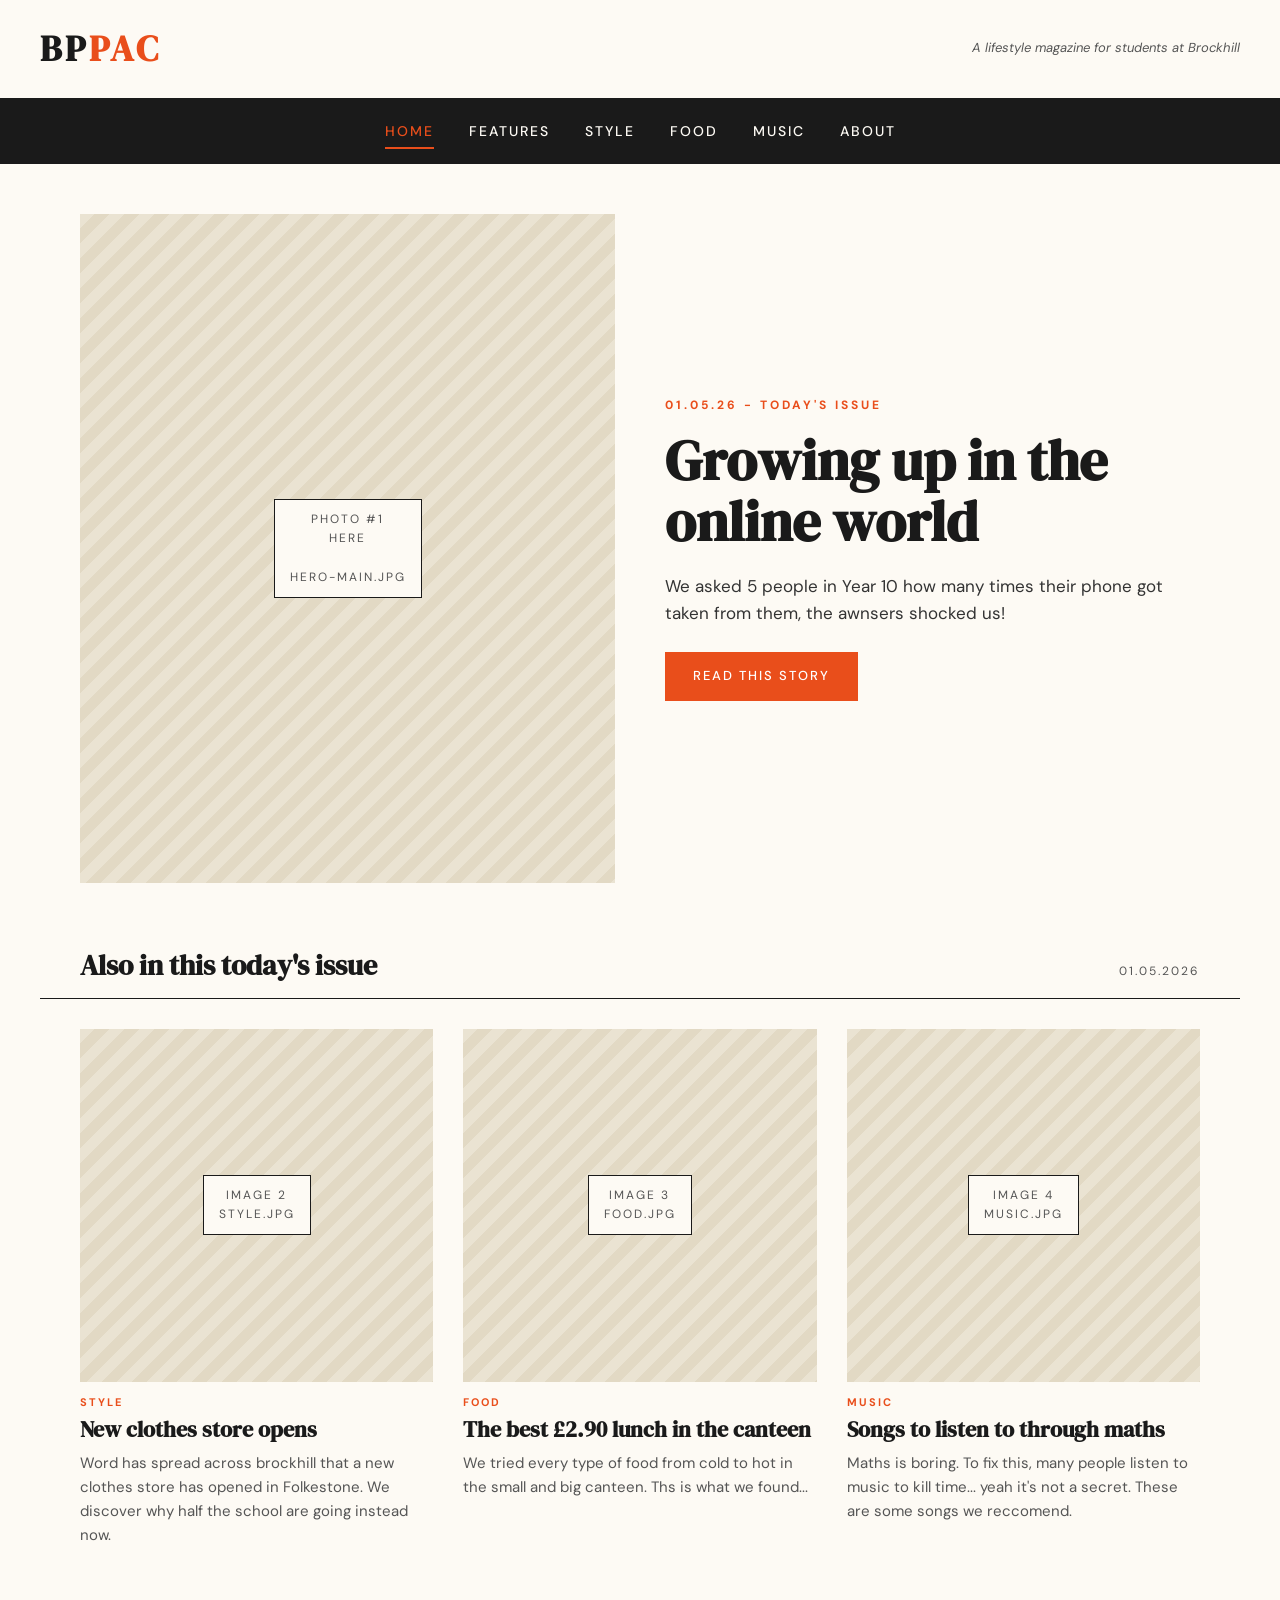
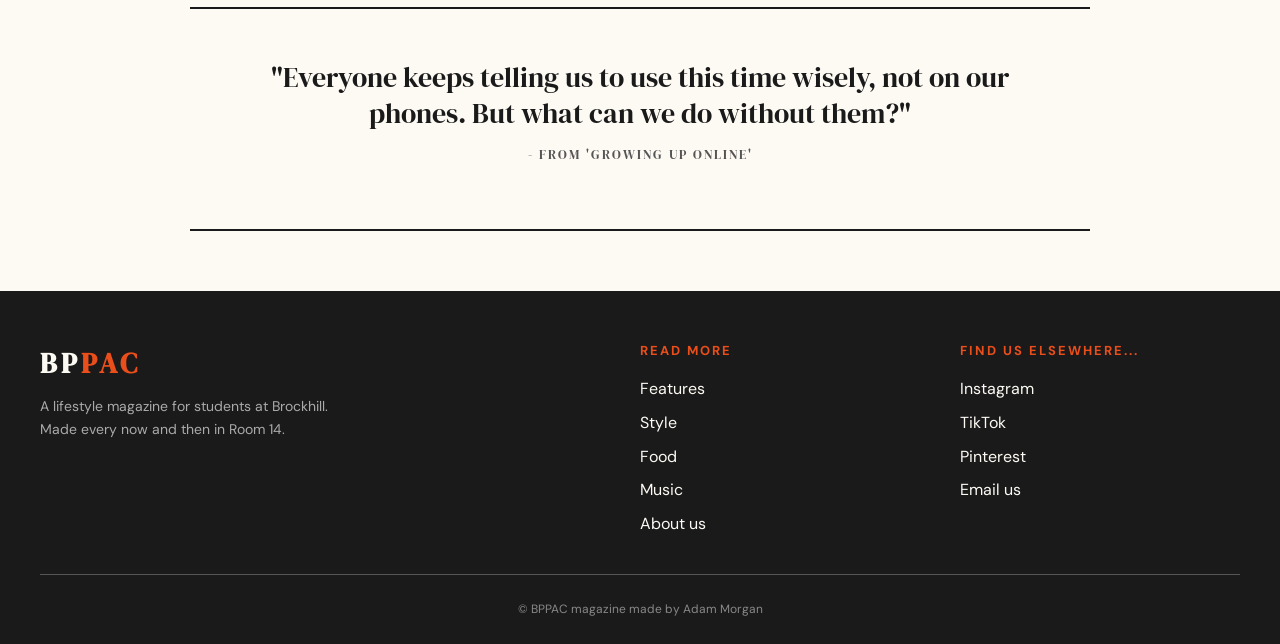
<file: index.html>
<!DOCTYPE html>
<html lang="en">
<head>
<meta charset="UTF-8">
<title>BPPAC Magazine - Home</title>
<meta name="viewport" content="width=device-width, initial-scale=1.0">

<link href="https://fonts.googleapis.com/css2?family=DM+Serif+Display&family=DM+Sans:wght@400;500;700&display=swap" rel="stylesheet">

<link rel="stylesheet" href="styles.css">

</head>
<body>


<!-- the header part with the logo -->

<header>
    <div>
        <h1 class="logo">BP<span>PAC</span></h1>
    </div>
    <p class="tagline">A lifestyle magazine for students at Brockhill</p>
</header>


<!-- nav bar -->

<nav>
    <a href="index.html" class="current">Home</a>
    <a href="features.html">Features</a>
    <a href="style.html">Style</a>
    <a href="food.html">Food</a>
    <a href="music.html">Music</a>
    <a href="about.html">About</a>
</nav>


<!-- hero story -->

<section class="hero">

    <div class="hero-image">
        <!-- IMAGE 1: main photo, needs a person in it, 4:5 ratio -->
        <div class="placeholder"><span>photo #1<br>here<br><br>hero-main.jpg</span></div>
    </div>

    <div class="hero-text">
        <p class="label">01.05.26 - Today's issue</p>
        <h1>Growing up in the online world</h1>
        <p>We asked 5 people in Year 10 how many times their phone got taken from them, the awnsers shocked us!</p>
        <a href="features.html" class="read-btn">Read this story</a>
    </div>

</section>


<!-- more articles section -->

<div class="section-title">
    <h2>Also in this today's issue</h2>
    <span>01.05.2026</span>
</div>

<div class="article-grid">

    <a href="style.html" class="article-card">
        <div class="card-image">
            <div class="placeholder"><span>image 2<br>style.jpg</span></div>
        </div>
        <p class="card-label">Style</p>
        <h3>New clothes store opens</h3>
        <p>Word has spread across brockhill that a new clothes store has opened in Folkestone. We discover why half the school are going instead now.</p>
    </a>

    <a href="food.html" class="article-card">
        <div class="card-image">
            <div class="placeholder"><span>image 3<br>food.jpg</span></div>
        </div>
        <p class="card-label">Food</p>
        <h3>The best £2.90 lunch in the canteen</h3>
        <p>We tried every type of food from cold to hot in the small and big canteen. Ths is what we found...</p>
    </a>

    <a href="music.html" class="article-card">
        <div class="card-image">
            <div class="placeholder"><span>image 4<br>music.jpg</span></div>
        </div>
        <p class="card-label">Music</p>
        <h3>Songs to listen to through maths</h3>
        <p>Maths is boring. To fix this, many people listen to music to kill time... yeah it's not a secret. These are some songs we reccomend.</p>
    </a>

</div>


<!-- pull quote thing -->

<div class="quote-box">
    <p>"Everyone keeps telling us to use this time wisely, not on our phones. But what can we do without them?"</p>
    <p class="quote-author">- From 'Growing up online'</p>
</div>


<!-- footer -->

<footer>
    <div class="footer-top">

        <div class="footer-brand">
            <h1 class="logo" style="font-size: 28px;">BP<span>PAC</span></h1>
            <p>A lifestyle magazine for students at Brockhill. Made every now and then in Room 14.</p>
        </div>

        <div>
            <h4>Read more</h4>
            <ul>
                <li><a href="features.html">Features</a></li>
                <li><a href="style.html">Style</a></li>
                <li><a href="food.html">Food</a></li>
                <li><a href="music.html">Music</a></li>
                <li><a href="about.html">About us</a></li>
            </ul>
        </div>

        <div>
            <h4>Find us elsewhere...</h4>
            <ul>
                <li><a href="#">Instagram</a></li>
                <li><a href="#">TikTok</a></li>
                <li><a href="#">Pinterest</a></li>
                <li><a href="#">Email us</a></li>
            </ul>
        </div>

    </div>

    <div class="footer-bottom">
        <p>&copy; BPPAC magazine made by Adam Morgan</p>
    </div>
</footer>


</body>
</html>
</file>
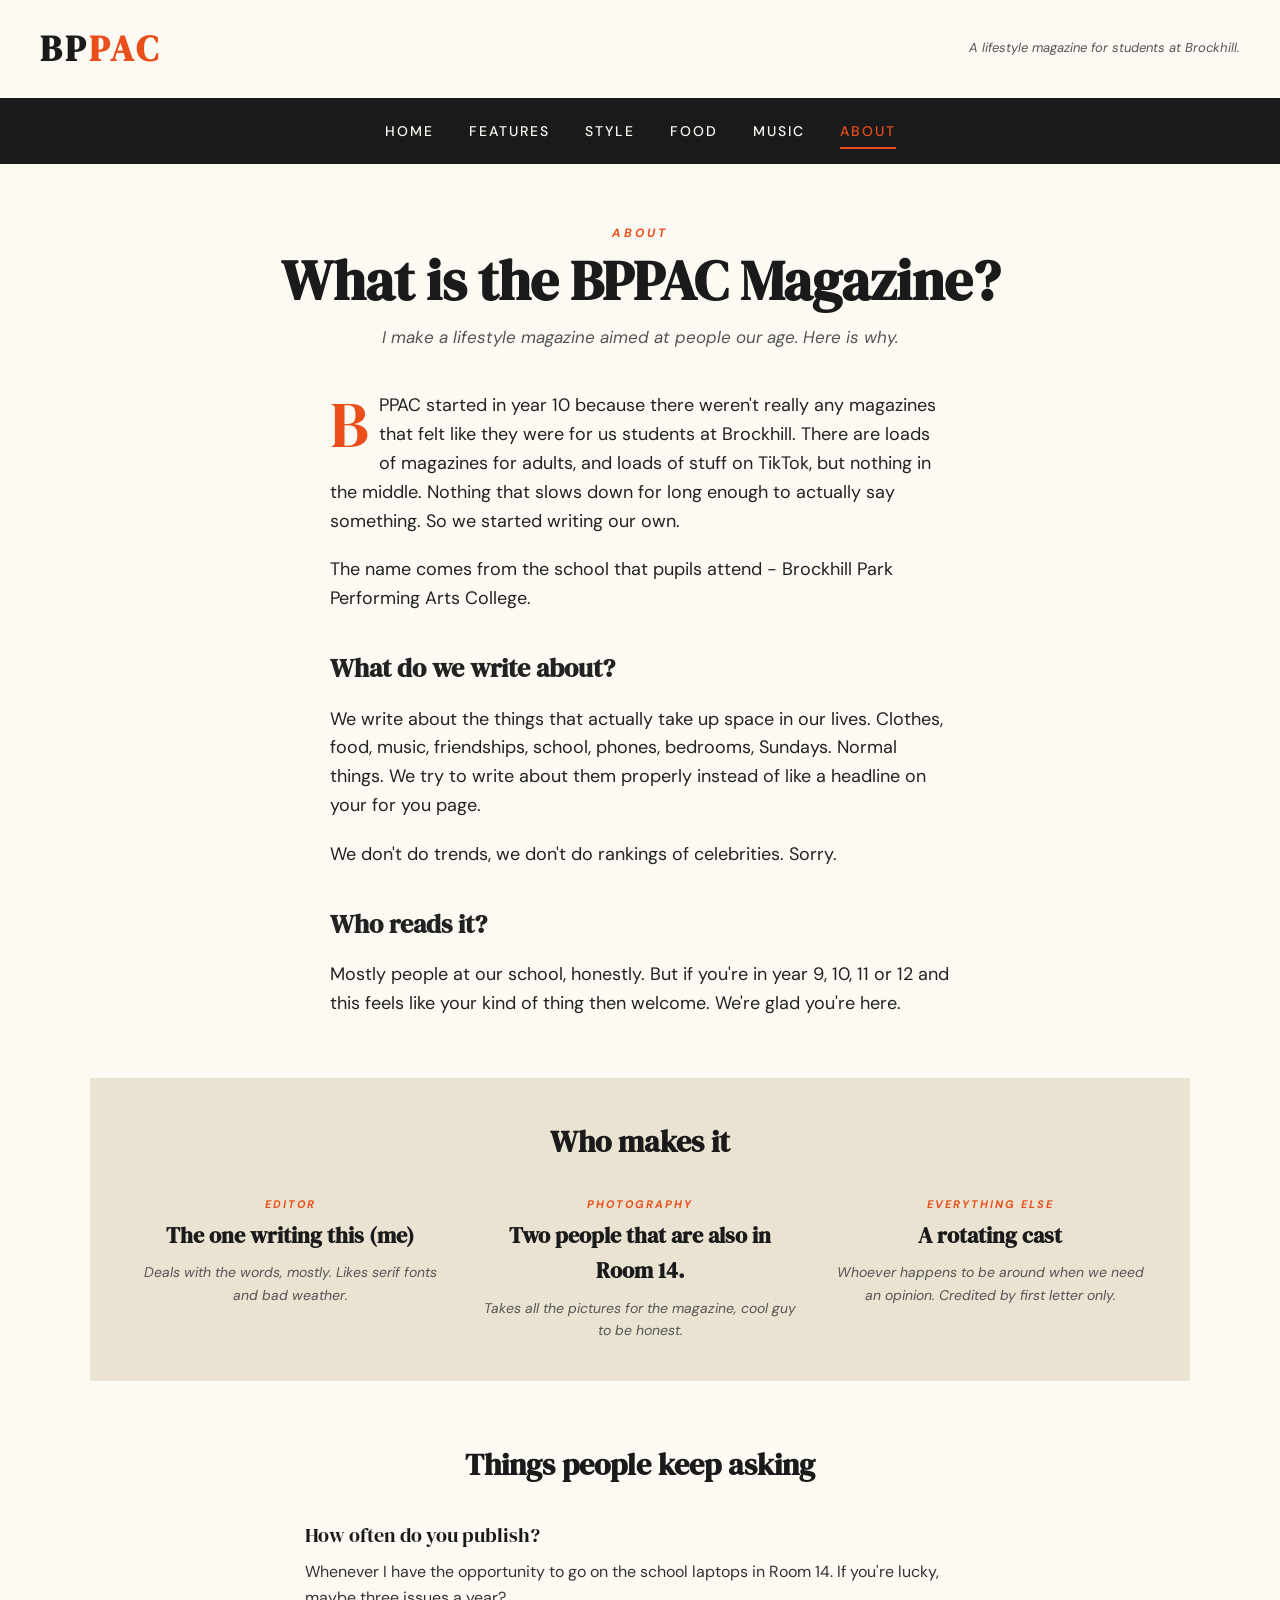
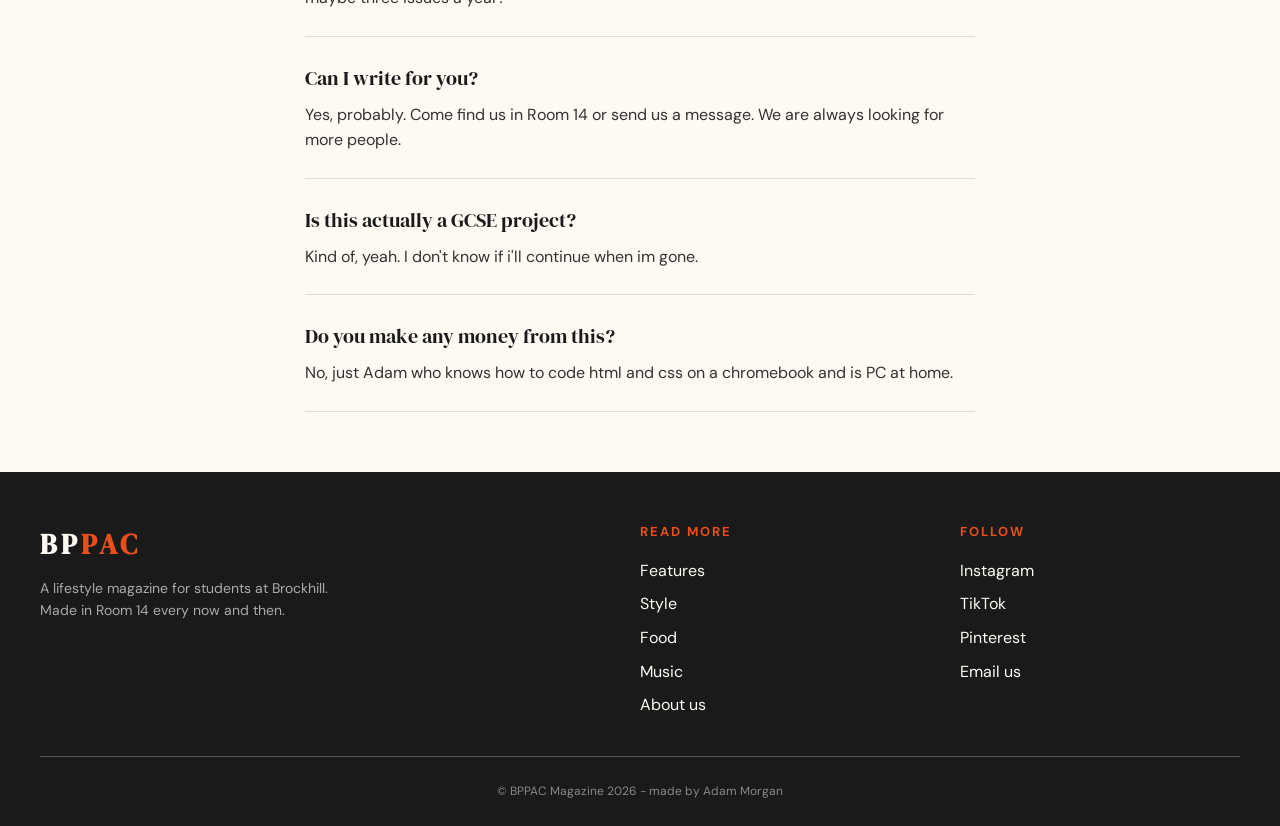
<file: about.html>
<!DOCTYPE html>
<html lang="en">
<head>
<meta charset="UTF-8">
<title>About - BPPAC Magazine</title>
<meta name="viewport" content="width=device-width, initial-scale=1.0">

<link href="https://fonts.googleapis.com/css2?family=DM+Serif+Display&family=DM+Sans:wght@400;500;700&display=swap" rel="stylesheet">

<link rel="stylesheet" href="styles.css">

</head>
<body>


<header>
    <div><h1 class="logo">BP<span>PAC</span></h1></div>
    <p class="tagline">A lifestyle magazine for students at Brockhill.</p>
</header>


<nav>
    <a href="index.html">Home</a>
    <a href="features.html">Features</a>
    <a href="style.html">Style</a>
    <a href="food.html">Food</a>
    <a href="music.html">Music</a>
    <a href="about.html" class="current">About</a>
</nav>


<div class="page-head">
    <p class="label">About</p>
    <h1>What is the BPPAC Magazine?</h1>
    <p>I make a lifestyle magazine aimed at people our age. Here is why.</p>
</div>


<div class="about-text">

    <p class="first-p">BPPAC started in year 10 because there weren't really any magazines that felt like they were for us students at Brockhill. There are loads of magazines for adults, and loads of stuff on TikTok, but nothing in the middle. Nothing that slows down for long enough to actually say something. So we started writing our own.</p>

    <p>The name comes from the school that pupils attend - Brockhill Park Performing Arts College.</p>

    <h2>What do we write about?</h2>

    <p>We write about the things that actually take up space in our lives. Clothes, food, music, friendships, school, phones, bedrooms, Sundays. Normal things. We try to write about them properly instead of like a headline on your for you page.</p>
    
    <p>We don't do trends, we don't do rankings of celebrities. Sorry.</p>

    <h2>Who reads it?</h2>

    <p>Mostly people at our school, honestly. But if you're in year 9, 10, 11 or 12 and this feels like your kind of thing then welcome. We're glad you're here.</p>

</div>


<div class="team">
    <h2>Who makes it</h2>

    <div class="team-grid">

        <div class="team-member">
            <p class="role">Editor</p>
            <h3>The one writing this (me)</h3>
            <p>Deals with the words, mostly. Likes serif fonts and bad weather.</p>
        </div>

        <div class="team-member">
            <p class="role">Photography</p>
            <h3>Two people that are also in Room 14.</h3>
            <p>Takes all the pictures for the magazine, cool guy to be honest.</p>
        </div>

        <div class="team-member">
            <p class="role">Everything else</p>
            <h3>A rotating cast</h3>
            <p>Whoever happens to be around when we need an opinion. Credited by first letter only.</p>
        </div>

    </div>
</div>


<div class="faq">
    <h2>Things people keep asking</h2>

    <div class="faq-item">
        <p class="question">How often do you publish?</p>
        <p class="answer">Whenever I have the opportunity to go on the school laptops in Room 14. If you're lucky, maybe three issues a year?</p>
    </div>

    <div class="faq-item">
        <p class="question">Can I write for you?</p>
        <p class="answer">Yes, probably. Come find us in Room 14 or send us a message. We are always looking for more people.</p>
    </div>

    <div class="faq-item">
        <p class="question">Is this actually a GCSE project?</p>
        <p class="answer">Kind of, yeah. I don't know if i'll continue when im gone.</p>
    </div>

    <div class="faq-item">
        <p class="question">Do you make any money from this?</p>
        <p class="answer">No, just Adam who knows how to code html and css on a chromebook and is PC at home.</p>
    </div>

</div>


<footer>
    <div class="footer-top">
        <div class="footer-brand">
            <h1 class="logo" style="font-size: 28px;">BP<span>PAC</span></h1>
            <p>A lifestyle magazine for students at Brockhill. Made in Room 14 every now and then.</p>
        </div>
        <div>
            <h4>Read more</h4>
            <ul>
                <li><a href="features.html">Features</a></li>
                <li><a href="style.html">Style</a></li>
                <li><a href="food.html">Food</a></li>
                <li><a href="music.html">Music</a></li>
                <li><a href="about.html">About us</a></li>
            </ul>
        </div>
        <div>
            <h4>Follow</h4>
            <ul>
                <li><a href="#">Instagram</a></li>
                <li><a href="#">TikTok</a></li>
                <li><a href="#">Pinterest</a></li>
                <li><a href="#">Email us</a></li>
            </ul>
        </div>
    </div>
    <div class="footer-bottom">
        <p>&copy; BPPAC Magazine 2026 - made by Adam Morgan</p>
    </div>
</footer>


</body>
</html>
</file>
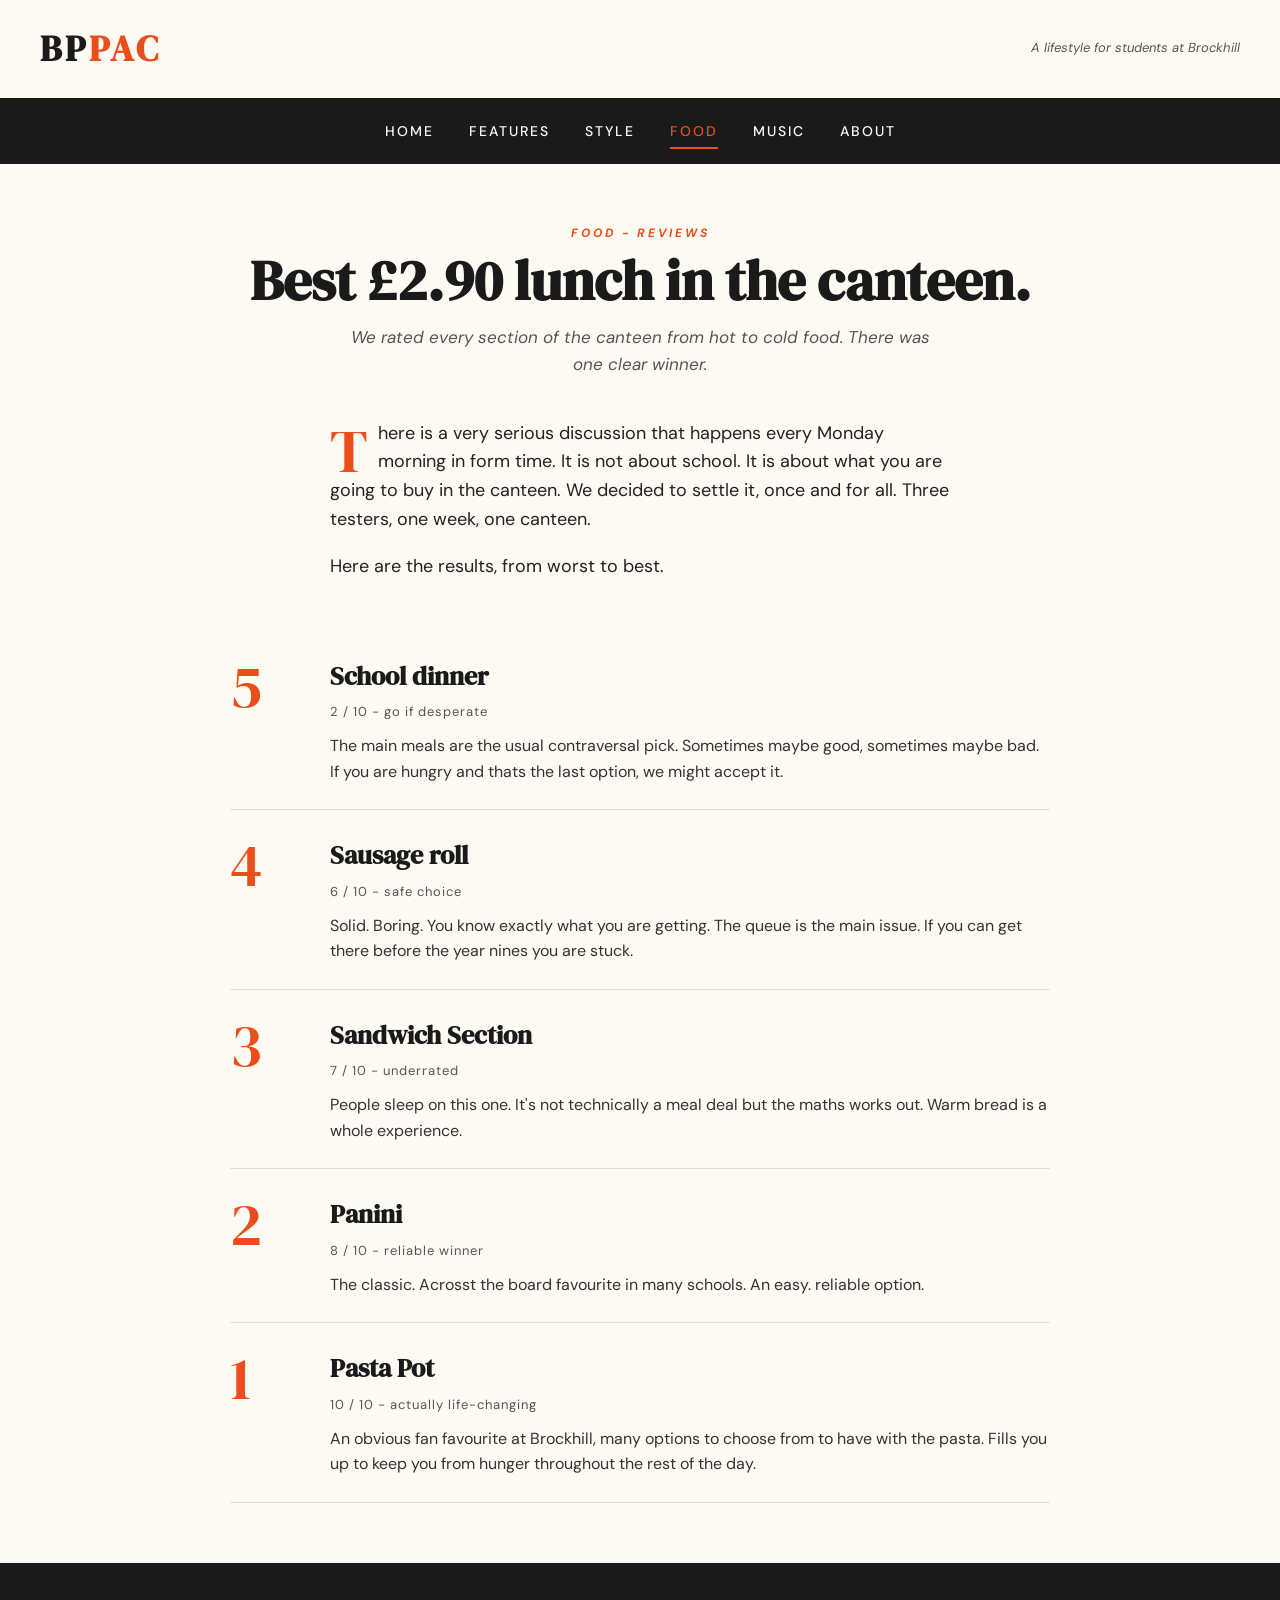
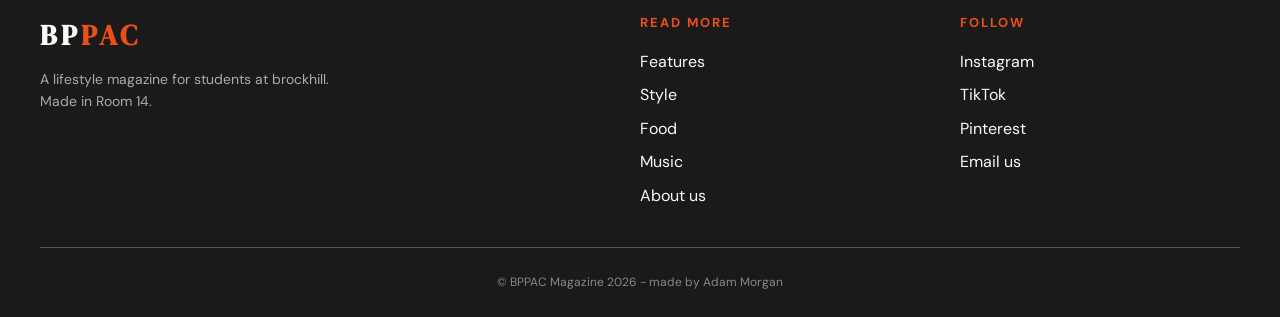
<file: food.html>
<!DOCTYPE html>
<html lang="en">
<head>
<meta charset="UTF-8">
<title>Food - BPPAC Magazine</title>
<meta name="viewport" content="width=device-width, initial-scale=1.0">

<link href="https://fonts.googleapis.com/css2?family=DM+Serif+Display&family=DM+Sans:wght@400;500;700&display=swap" rel="stylesheet">

<link rel="stylesheet" href="styles.css">

</head>
<body>


<header>
    <div><h1 class="logo">BP<span>PAC</span></h1></div>
    <p class="tagline">A lifestyle for students at Brockhill</p>
</header>


<nav>
    <a href="index.html">Home</a>
    <a href="features.html">Features</a>
    <a href="style.html">Style</a>
    <a href="food.html" class="current">Food</a>
    <a href="music.html">Music</a>
    <a href="about.html">About</a>
</nav>


<div class="page-head">
    <p class="label">Food - Reviews</p>
    <h1>Best £2.90 lunch in the canteen.</h1>
    <p>We rated every section of the canteen from hot to cold food. There was one clear winner.</p>
</div>


<div class="intro-text">
    <p class="first-p">There is a very serious discussion that happens every Monday morning in form time. It is not about school. It is about what you are going to buy in the canteen. We decided to settle it, once and for all. Three testers, one week, one canteen.</p>
    <p>Here are the results, from worst to best.</p>
</div>


<div class="rankings">

    <div class="ranking-item">
        <div class="rank-num">5</div>
        <div>
            <h3>School dinner</h3>
            <p class="score">2 / 10 - go if desperate</p>
            <p>The main meals are the usual contraversal pick. Sometimes maybe good, sometimes maybe bad. If you are hungry and thats the last option, we might accept it.</p>
        </div>
    </div>

    <div class="ranking-item">
        <div class="rank-num">4</div>
        <div>
            <h3>Sausage roll</h3>
            <p class="score">6 / 10 - safe choice</p>
            <p>Solid. Boring. You know exactly what you are getting. The queue is the main issue. If you can get there before the year nines you are stuck.</p>
        </div>
    </div>

    <div class="ranking-item">
        <div class="rank-num">3</div>
        <div>
            <h3>Sandwich Section</h3>
            <p class="score">7 / 10 - underrated</p>
            <p>People sleep on this one. It's not technically a meal deal but the maths works out. Warm bread is a whole experience.</p>
        </div>
    </div>

    <div class="ranking-item">
        <div class="rank-num">2</div>
        <div>
            <h3>Panini</h3>
            <p class="score">8 / 10 - reliable winner</p>
            <p>The classic. Acrosst the board favourite in many schools. An easy. reliable option.</p>
        </div>
    </div>

    <div class="ranking-item">
        <div class="rank-num">1</div>
        <div>
            <h3>Pasta Pot</h3>
            <p class="score">10 / 10 - actually life-changing</p>
            <p>An obvious fan favourite at Brockhill, many options to choose from to have with the pasta. Fills you up to keep you from hunger throughout the rest of the day.</p>
        </div>
    </div>

</div>


<footer>
    <div class="footer-top">
        <div class="footer-brand">
            <h1 class="logo" style="font-size: 28px;">BP<span>PAC</span></h1>
            <p>A lifestyle magazine for students at brockhill. Made in Room 14.</p>
        </div>
        <div>
            <h4>Read more</h4>
            <ul>
                <li><a href="features.html">Features</a></li>
                <li><a href="style.html">Style</a></li>
                <li><a href="food.html">Food</a></li>
                <li><a href="music.html">Music</a></li>
                <li><a href="about.html">About us</a></li>
            </ul>
        </div>
        <div>
            <h4>Follow</h4>
            <ul>
                <li><a href="#">Instagram</a></li>
                <li><a href="#">TikTok</a></li>
                <li><a href="#">Pinterest</a></li>
                <li><a href="#">Email us</a></li>
            </ul>
        </div>
    </div>
    <div class="footer-bottom">
        <p>&copy; BPPAC Magazine 2026 - made by Adam Morgan</p>
    </div>
</footer>


</body>
</html>
</file>
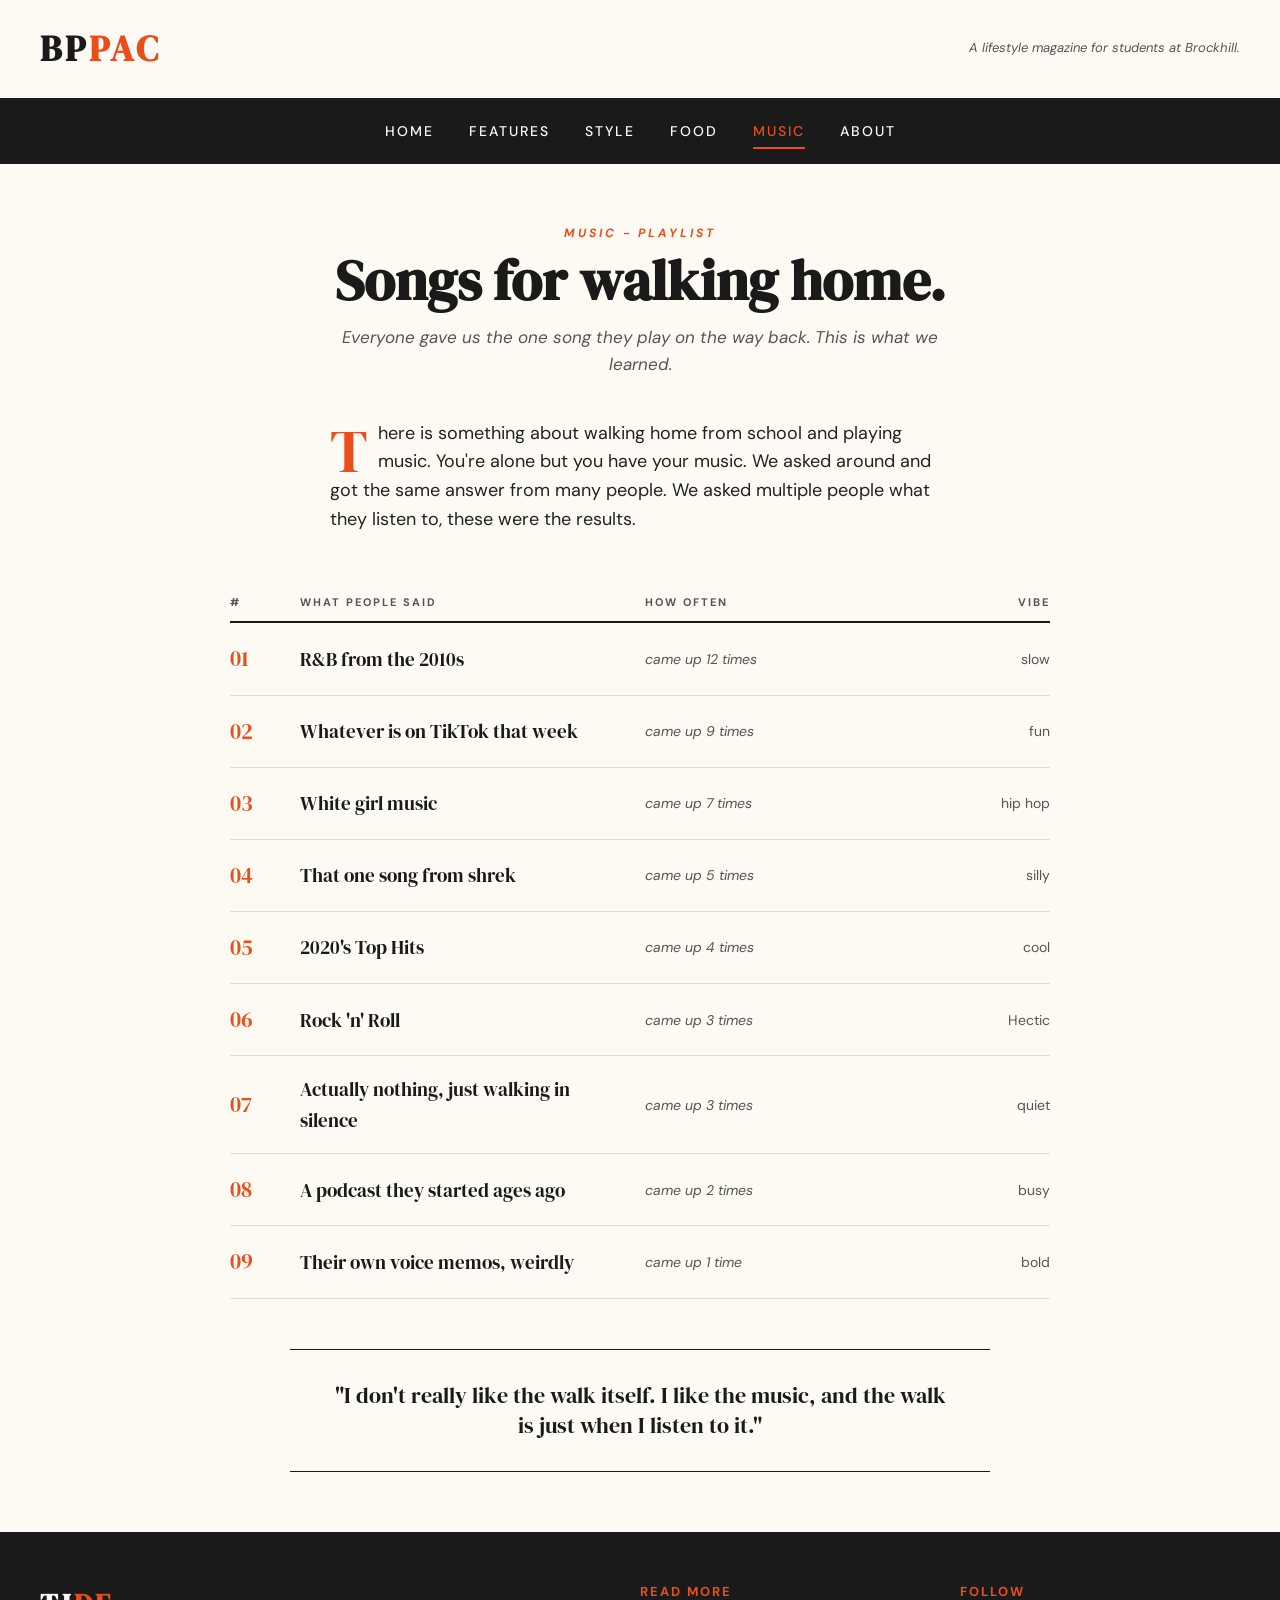
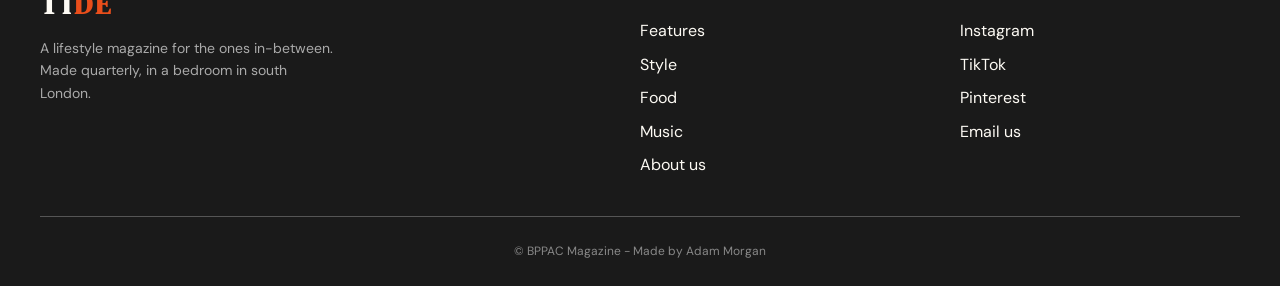
<file: music.html>
<!DOCTYPE html>
<html lang="en">
<head>
<meta charset="UTF-8">
<title>Music - BPPAC Magazine</title>
<meta name="viewport" content="width=device-width, initial-scale=1.0">

<link href="https://fonts.googleapis.com/css2?family=DM+Serif+Display&family=DM+Sans:wght@400;500;700&display=swap" rel="stylesheet">

<link rel="stylesheet" href="styles.css">

</head>
<body>


<header>
    <div><h1 class="logo">BP<span>PAC</span></h1></div>
    <p class="tagline">A lifestyle magazine for students at Brockhill.</p>
</header>


<nav>
    <a href="index.html">Home</a>
    <a href="features.html">Features</a>
    <a href="style.html">Style</a>
    <a href="food.html">Food</a>
    <a href="music.html" class="current">Music</a>
    <a href="about.html">About</a>
</nav>


<div class="page-head">
    <p class="label">Music - Playlist</p>
    <h1>Songs for walking home.</h1>
    <p>Everyone gave us the one song they play on the way back. This is what we learned.</p>
</div>


<div class="intro-text">
    <p class="first-p">There is something about walking home from school and playing music. You're alone but you have your music. We asked around and got the same answer from many people. We asked multiple people what they listen to, these were the results.</p>
</div>


<div class="playlist">

    <div class="playlist-head">
        <span>#</span>
        <span>What people said</span>
        <span>How often</span>
        <span style="text-align: right;">Vibe</span>
    </div>

    <div class="playlist-row">
        <div class="track-num">01</div>
        <div class="track-name">R&amp;B from the 2010s</div>
        <div class="picked-by">came up 12 times</div>
        <div class="track-time">slow</div>
    </div>

    <div class="playlist-row">
        <div class="track-num">02</div>
        <div class="track-name">Whatever is on TikTok that week</div>
        <div class="picked-by">came up 9 times</div>
        <div class="track-time">fun</div>
    </div>

    <div class="playlist-row">
        <div class="track-num">03</div>
        <div class="track-name">White girl music</div>
        <div class="picked-by">came up 7 times</div>
        <div class="track-time">hip hop</div>
    </div>

    <div class="playlist-row">
        <div class="track-num">04</div>
        <div class="track-name">That one song from shrek</div>
        <div class="picked-by">came up 5 times</div>
        <div class="track-time">silly</div>
    </div>

    <div class="playlist-row">
        <div class="track-num">05</div>
        <div class="track-name">2020's Top Hits</div>
        <div class="picked-by">came up 4 times</div>
        <div class="track-time">cool</div>
    </div>

    <div class="playlist-row">
        <div class="track-num">06</div>
        <div class="track-name">Rock 'n' Roll</div>
        <div class="picked-by">came up 3 times</div>
        <div class="track-time">Hectic</div>
    </div>

    <div class="playlist-row">
        <div class="track-num">07</div>
        <div class="track-name">Actually nothing, just walking in silence</div>
        <div class="picked-by">came up 3 times</div>
        <div class="track-time">quiet</div>
    </div>

    <div class="playlist-row">
        <div class="track-num">08</div>
        <div class="track-name">A podcast they started ages ago</div>
        <div class="picked-by">came up 2 times</div>
        <div class="track-time">busy</div>
    </div>

    <div class="playlist-row">
        <div class="track-num">09</div>
        <div class="track-name">Their own voice memos, weirdly</div>
        <div class="picked-by">came up 1 time</div>
        <div class="track-time">bold</div>
    </div>

</div>


<div class="end-note">
    <p>"I don't really like the walk itself. I like the music, and the walk is just when I listen to it."</p>
</div>


<footer>
    <div class="footer-top">
        <div class="footer-brand">
            <h1 class="logo" style="font-size: 28px;">TI<span>DE</span></h1>
            <p>A lifestyle magazine for the ones in-between. Made quarterly, in a bedroom in south London.</p>
        </div>
        <div>
            <h4>Read more</h4>
            <ul>
                <li><a href="features.html">Features</a></li>
                <li><a href="style.html">Style</a></li>
                <li><a href="food.html">Food</a></li>
                <li><a href="music.html">Music</a></li>
                <li><a href="about.html">About us</a></li>
            </ul>
        </div>
        <div>
            <h4>Follow</h4>
            <ul>
                <li><a href="#">Instagram</a></li>
                <li><a href="#">TikTok</a></li>
                <li><a href="#">Pinterest</a></li>
                <li><a href="#">Email us</a></li>
            </ul>
        </div>
    </div>
    <div class="footer-bottom">
        <p>&copy; BPPAC Magazine - Made by Adam Morgan</p>
    </div>
</footer>


</body>
</html>
</file>
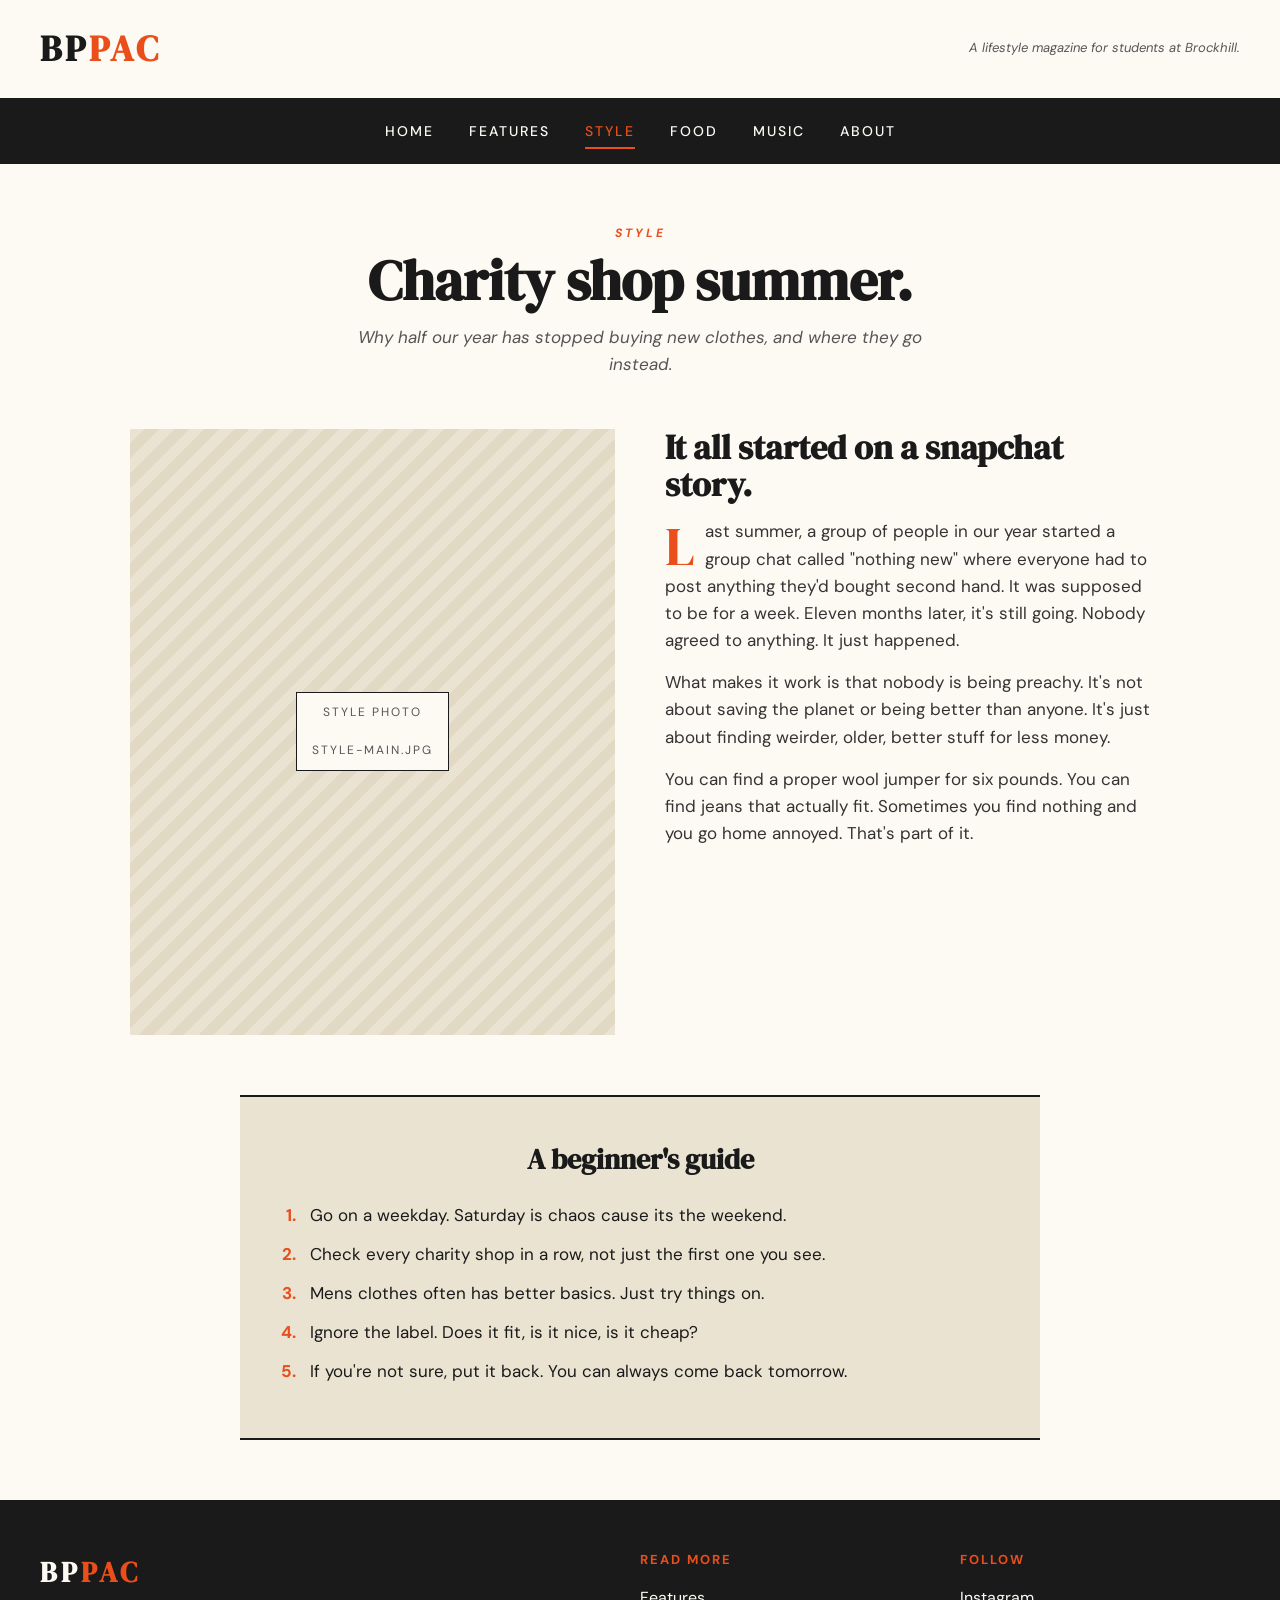
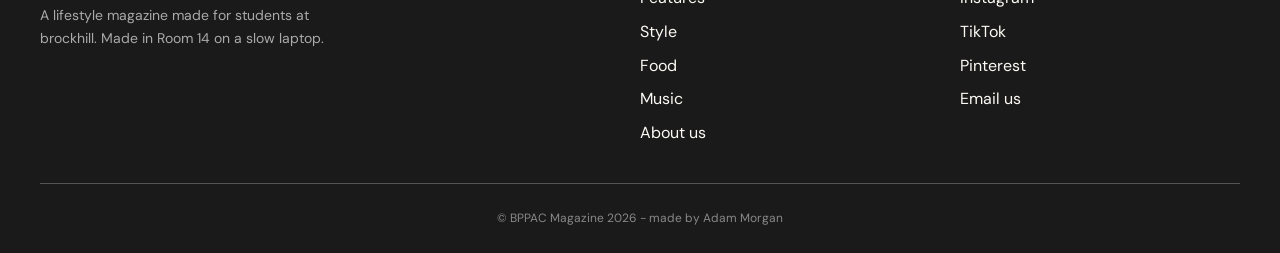
<file: style.html>
<!DOCTYPE html>
<html lang="en">
<head>
<meta charset="UTF-8">
<title>Style - BPPAC Magazine</title>
<meta name="viewport" content="width=device-width, initial-scale=1.0">

<link href="https://fonts.googleapis.com/css2?family=DM+Serif+Display&family=DM+Sans:wght@400;500;700&display=swap" rel="stylesheet">

<link rel="stylesheet" href="styles.css">

</head>
<body>


<header>
    <div><h1 class="logo">BP<span>PAC</span></h1></div>
    <p class="tagline">A lifestyle magazine for students at Brockhill.</p>
</header>


<nav>
    <a href="index.html">Home</a>
    <a href="features.html">Features</a>
    <a href="style.html" class="current">Style</a>
    <a href="food.html">Food</a>
    <a href="music.html">Music</a>
    <a href="about.html">About</a>
</nav>


<div class="page-head">
    <p class="label">Style</p>
    <h1>Charity shop summer.</h1>
    <p>Why half our year has stopped buying new clothes, and where they go instead.</p>
</div>


<div class="content-grid">

    <div class="image-box">
        <div class="placeholder"><span>style photo<br><br>style-main.jpg</span></div>
    </div>

    <div class="text-col">
        <h2>It all started on a snapchat story.</h2>
        <p class="first-p">Last summer, a group of people in our year started a group chat called "nothing new" where everyone had to post anything they'd bought second hand. It was supposed to be for a week. Eleven months later, it's still going. Nobody agreed to anything. It just happened.</p>
        <p>What makes it work is that nobody is being preachy. It's not about saving the planet or being better than anyone. It's just about finding weirder, older, better stuff for less money.</p>
        <p>You can find a proper wool jumper for six pounds. You can find jeans that actually fit. Sometimes you find nothing and you go home annoyed. That's part of it.</p>
    </div>

</div>


<div class="tips">
    <h3>A beginner's guide</h3>
    <ol>
        <li>Go on a weekday. Saturday is chaos cause its the weekend.</li>
        <li>Check every charity shop in a row, not just the first one you see.</li>
        <li>Mens clothes often has better basics. Just try things on.</li>
        <li>Ignore the label. Does it fit, is it nice, is it cheap?</li>
        <li>If you're not sure, put it back. You can always come back tomorrow.</li>
    </ol>
</div>


<footer>
    <div class="footer-top">
        <div class="footer-brand">
            <h1 class="logo" style="font-size: 28px;">BP<span>PAC</span></h1>
            <p>A lifestyle magazine made for students at brockhill. Made in Room 14 on a slow laptop.</p>
        </div>
        <div>
            <h4>Read more</h4>
            <ul>
                <li><a href="features.html">Features</a></li>
                <li><a href="style.html">Style</a></li>
                <li><a href="food.html">Food</a></li>
                <li><a href="music.html">Music</a></li>
                <li><a href="about.html">About us</a></li>
            </ul>
        </div>
        <div>
            <h4>Follow</h4>
            <ul>
                <li><a href="#">Instagram</a></li>
                <li><a href="#">TikTok</a></li>
                <li><a href="#">Pinterest</a></li>
                <li><a href="#">Email us</a></li>
            </ul>
        </div>
    </div>
    <div class="footer-bottom">
        <p>&copy; BPPAC Magazine 2026 - made by Adam Morgan</p>
    </div>
</footer>


</body>
</html>
</file>
<file: styles.css>
/* ==========================================
   TIDE Magazine - main stylesheet
   Media GCSE Component 3
   ========================================== */


/* basic reset so everything starts the same */

* {
    margin: 0;
    padding: 0;
    box-sizing: border-box;
}

body {
    font-family: 'DM Sans', sans-serif;
    background-color: #fdfaf4;
    color: #1a1a1a;
    line-height: 1.6;
}

a {
    color: inherit;
    text-decoration: none;
}

img {
    max-width: 100%;
    display: block;
}



/* === HEADER === */

header {
    border-bottom: 2px solid #1a1a1a;
    padding: 20px 40px;
    display: flex;
    justify-content: space-between;
    align-items: center;
    flex-wrap: wrap;
}

.logo {
    font-family: 'DM Serif Display', serif;
    font-size: 36px;
    letter-spacing: 4px;
}

.logo span {
    color: #e94e1b;
}

.tagline {
    font-size: 13px;
    color: #555;
    font-style: italic;
}



/* === NAV BAR === */

nav {
    display: flex;
    justify-content: center;
    gap: 35px;
    padding: 15px 20px;
    background-color: #1a1a1a;
    color: #fdfaf4;
    flex-wrap: wrap;
}

nav a {
    font-size: 14px;
    font-weight: 500;
    text-transform: uppercase;
    letter-spacing: 2px;
    padding: 5px 0;
    transition: color 0.2s;
}

nav a:hover {
    color: #e94e1b;
}

nav a.current {
    color: #e94e1b;
    border-bottom: 2px solid #e94e1b;
}



/* === image placeholders (until I add my real photos) === */

.placeholder {
    width: 100%;
    height: 100%;
    display: flex;
    align-items: center;
    justify-content: center;
    text-align: center;
    padding: 20px;
    background-image: linear-gradient(135deg, #eae3d2 25%, #e2d9c4 25%, #e2d9c4 50%, #eae3d2 50%, #eae3d2 75%, #e2d9c4 75%);
    background-size: 30px 30px;
    color: #555;
    font-size: 12px;
    letter-spacing: 2px;
    text-transform: uppercase;
}

.placeholder span {
    background-color: #fdfaf4;
    padding: 10px 15px;
    border: 1px solid #1a1a1a;
}



/* === HERO (homepage only) === */

.hero {
    max-width: 1200px;
    margin: 50px auto;
    padding: 0 40px;
    display: grid;
    grid-template-columns: 1fr 1fr;
    gap: 50px;
    align-items: center;
}

@media (max-width: 800px) {
    .hero {
        grid-template-columns: 1fr;
        gap: 25px;
    }
}

.hero-image {
    width: 100%;
    aspect-ratio: 4 / 5;
    background-color: #eae3d2;
    position: relative;
    overflow: hidden;
}

.hero-text .label {
    font-size: 12px;
    text-transform: uppercase;
    letter-spacing: 3px;
    color: #e94e1b;
    font-weight: 700;
    margin-bottom: 15px;
}

.hero-text h1 {
    font-family: 'DM Serif Display', serif;
    font-size: 56px;
    line-height: 1.1;
    margin-bottom: 20px;
}

@media (max-width: 800px) {
    .hero-text h1 {
        font-size: 38px;
    }
}

.hero-text p {
    font-size: 17px;
    color: #333;
    margin-bottom: 25px;
    max-width: 500px;
}

.read-btn {
    display: inline-block;
    background-color: #e94e1b;
    color: white;
    padding: 14px 28px;
    font-size: 13px;
    letter-spacing: 2px;
    text-transform: uppercase;
    font-weight: 500;
    transition: background-color 0.2s;
}

.read-btn:hover {
    background-color: #c23d0f;
}



/* === section title bars === */

.section-title {
    max-width: 1200px;
    margin: 60px auto 30px;
    padding: 0 40px 10px;
    display: flex;
    justify-content: space-between;
    align-items: baseline;
    border-bottom: 1px solid #1a1a1a;
}

.section-title h2 {
    font-family: 'DM Serif Display', serif;
    font-size: 28px;
}

.section-title span {
    font-size: 12px;
    text-transform: uppercase;
    letter-spacing: 2px;
    color: #555;
}



/* === article grid on homepage === */

.article-grid {
    max-width: 1200px;
    margin: 0 auto 60px;
    padding: 0 40px;
    display: grid;
    grid-template-columns: repeat(3, 1fr);
    gap: 30px;
}

@media (max-width: 800px) {
    .article-grid {
        grid-template-columns: 1fr;
    }
}

.article-card {
    display: block;
}

.article-card .card-image {
    width: 100%;
    aspect-ratio: 1 / 1;
    background-color: #eae3d2;
    margin-bottom: 12px;
    overflow: hidden;
}

.article-card .card-label {
    font-size: 11px;
    text-transform: uppercase;
    letter-spacing: 2px;
    color: #e94e1b;
    font-weight: 700;
    margin-bottom: 5px;
}

.article-card h3 {
    font-family: 'DM Serif Display', serif;
    font-size: 22px;
    line-height: 1.2;
    margin-bottom: 8px;
}

.article-card p {
    font-size: 15px;
    color: #555;
}



/* === quote boxes === */

.quote-box {
    max-width: 900px;
    margin: 60px auto;
    padding: 50px 40px;
    text-align: center;
    border-top: 2px solid #1a1a1a;
    border-bottom: 2px solid #1a1a1a;
}

.quote-box p {
    font-family: 'DM Serif Display', serif;
    font-size: 28px;
    line-height: 1.3;
    color: #1a1a1a;
    margin-bottom: 15px;
}

@media (max-width: 800px) {
    .quote-box p {
        font-size: 22px;
    }
}

.quote-box .quote-author {
    font-size: 13px;
    letter-spacing: 2px;
    text-transform: uppercase;
    color: #555;
}



/* === article/feature page === */

.article-top {
    max-width: 800px;
    margin: 60px auto 30px;
    padding: 0 40px;
    text-align: center;
}

.article-top .label {
    font-size: 12px;
    text-transform: uppercase;
    letter-spacing: 3px;
    color: #e94e1b;
    font-weight: 700;
    margin-bottom: 15px;
}

.article-top h1 {
    font-family: 'DM Serif Display', serif;
    font-size: 52px;
    line-height: 1.1;
    margin-bottom: 20px;
}

@media (max-width: 800px) {
    .article-top h1 {
        font-size: 34px;
    }
}

.article-top .sub {
    font-size: 19px;
    color: #555;
    font-style: italic;
}

.article-top .byline {
    margin-top: 25px;
    font-size: 13px;
    letter-spacing: 2px;
    text-transform: uppercase;
    color: #555;
}


.big-image {
    max-width: 1100px;
    margin: 40px auto;
    padding: 0 40px;
}

.big-image .image-box {
    width: 100%;
    aspect-ratio: 16 / 9;
    background-color: #eae3d2;
}

.big-image .caption {
    font-size: 13px;
    color: #555;
    font-style: italic;
    margin-top: 10px;
    text-align: center;
}


.article {
    max-width: 700px;
    margin: 0 auto;
    padding: 0 40px;
    font-size: 18px;
    color: #222;
}

.article p {
    margin-bottom: 20px;
}

/* drop cap - makes the first letter big like in magazines */
.article p.first-p::first-letter {
    font-family: 'DM Serif Display', serif;
    font-size: 65px;
    float: left;
    line-height: 0.8;
    padding: 8px 10px 0 0;
    color: #e94e1b;
}

.article h2 {
    font-family: 'DM Serif Display', serif;
    font-size: 26px;
    margin: 35px 0 15px;
}

.article blockquote {
    border-left: 4px solid #e94e1b;
    padding: 10px 0 10px 25px;
    margin: 30px 0;
    font-family: 'DM Serif Display', serif;
    font-size: 22px;
    line-height: 1.3;
    color: #1a1a1a;
}



/* === audio box on features page === */

.audio-box {
    max-width: 700px;
    margin: 40px auto;
    padding: 25px;
    background-color: #eae3d2;
    border: 2px solid #1a1a1a;
}

.audio-box .audio-label {
    font-size: 12px;
    text-transform: uppercase;
    letter-spacing: 2px;
    color: #e94e1b;
    font-weight: 700;
    margin-bottom: 8px;
}

.audio-box h3 {
    font-family: 'DM Serif Display', serif;
    font-size: 22px;
    margin-bottom: 5px;
}

.audio-box .audio-meta {
    font-size: 13px;
    color: #555;
    margin-bottom: 15px;
}

.audio-box audio {
    width: 100%;
}

.audio-note {
    font-size: 12px;
    color: #555;
    margin-top: 10px;
    padding: 8px;
    background-color: #fdfaf4;
    border: 1px dashed #999;
    text-align: center;
}



/* second image on feature page */

.second-image {
    max-width: 900px;
    margin: 40px auto;
    padding: 0 40px;
}

.second-image .image-box {
    width: 100%;
    aspect-ratio: 3 / 2;
    background-color: #eae3d2;
}



/* back to home link */

.back-link {
    text-align: center;
    margin: 50px auto 20px;
    padding: 0 40px;
}

.back-link a {
    font-size: 13px;
    text-transform: uppercase;
    letter-spacing: 2px;
    color: #555;
    border-bottom: 1px solid #555;
    padding-bottom: 3px;
}

.back-link a:hover {
    color: #e94e1b;
    border-color: #e94e1b;
}



/* === other pages: page heading === */

.page-head {
    max-width: 1000px;
    margin: 60px auto 30px;
    padding: 0 40px;
    text-align: center;
}

.page-head .label {
    font-size: 12px;
    text-transform: uppercase;
    letter-spacing: 3px;
    color: #e94e1b;
    font-weight: 700;
    margin-bottom: 10px;
}

.page-head h1 {
    font-family: 'DM Serif Display', serif;
    font-size: 56px;
    line-height: 1;
    margin-bottom: 15px;
}

.page-head p {
    font-size: 17px;
    color: #555;
    font-style: italic;
    max-width: 600px;
    margin: 0 auto;
}



/* === STYLE PAGE content === */

.content-grid {
    max-width: 1100px;
    margin: 50px auto;
    padding: 0 40px;
    display: grid;
    grid-template-columns: 1fr 1fr;
    gap: 50px;
}

@media (max-width: 800px) {
    .content-grid {
        grid-template-columns: 1fr;
        gap: 25px;
    }
}

.content-grid .image-box {
    width: 100%;
    aspect-ratio: 4 / 5;
    background-color: #eae3d2;
}

.content-grid .text-col h2 {
    font-family: 'DM Serif Display', serif;
    font-size: 34px;
    line-height: 1.1;
    margin-bottom: 15px;
}

.content-grid .text-col p {
    font-size: 17px;
    margin-bottom: 15px;
    color: #333;
}

.content-grid .text-col p.first-p::first-letter {
    font-family: 'DM Serif Display', serif;
    font-size: 55px;
    float: left;
    line-height: 0.8;
    padding: 6px 10px 0 0;
    color: #e94e1b;
}


.tips {
    max-width: 800px;
    margin: 60px auto;
    padding: 40px;
    background-color: #eae3d2;
    border-top: 2px solid #1a1a1a;
    border-bottom: 2px solid #1a1a1a;
}

.tips h3 {
    font-family: 'DM Serif Display', serif;
    font-size: 28px;
    margin-bottom: 20px;
    text-align: center;
}

.tips ol {
    padding-left: 20px;
    font-size: 17px;
}

.tips li {
    margin-bottom: 12px;
    padding-left: 10px;
}

.tips li::marker {
    color: #e94e1b;
    font-weight: 700;
}



/* === FOOD PAGE rankings === */

.intro-text {
    max-width: 700px;
    margin: 40px auto;
    padding: 0 40px;
    font-size: 18px;
    color: #222;
}

.intro-text p {
    margin-bottom: 18px;
}

.intro-text p.first-p::first-letter {
    font-family: 'DM Serif Display', serif;
    font-size: 60px;
    float: left;
    line-height: 0.8;
    padding: 8px 10px 0 0;
    color: #e94e1b;
}


.rankings {
    max-width: 900px;
    margin: 50px auto;
    padding: 0 40px;
}

.ranking-item {
    display: grid;
    grid-template-columns: 80px 1fr;
    gap: 20px;
    align-items: start;
    padding: 25px 0;
    border-bottom: 1px solid #ddd;
}

.ranking-item .rank-num {
    font-family: 'DM Serif Display', serif;
    font-size: 60px;
    color: #e94e1b;
    line-height: 1;
}

.ranking-item h3 {
    font-family: 'DM Serif Display', serif;
    font-size: 26px;
    margin-bottom: 5px;
}

.ranking-item .score {
    font-size: 13px;
    color: #555;
    margin-bottom: 10px;
    letter-spacing: 1px;
}

.ranking-item p {
    font-size: 16px;
    color: #333;
}



/* === MUSIC PAGE playlist === */

.playlist {
    max-width: 900px;
    margin: 50px auto;
    padding: 0 40px;
}

.playlist-head {
    display: grid;
    grid-template-columns: 50px 1fr 1fr 60px;
    gap: 20px;
    padding: 10px 0;
    border-bottom: 2px solid #1a1a1a;
    font-size: 11px;
    letter-spacing: 2px;
    text-transform: uppercase;
    color: #555;
    font-weight: 700;
}

.playlist-row {
    display: grid;
    grid-template-columns: 50px 1fr 1fr 60px;
    gap: 20px;
    padding: 18px 0;
    border-bottom: 1px solid #ddd;
    align-items: center;
}

.playlist-row .track-num {
    font-family: 'DM Serif Display', serif;
    font-size: 22px;
    color: #e94e1b;
}

.playlist-row .track-name {
    font-family: 'DM Serif Display', serif;
    font-size: 19px;
}

.playlist-row .picked-by {
    font-size: 14px;
    color: #555;
    font-style: italic;
}

.playlist-row .track-time {
    font-size: 14px;
    color: #555;
    text-align: right;
    font-variant-numeric: tabular-nums;
}

@media (max-width: 650px) {
    .playlist-head {
        display: none;
    }
    .playlist-row {
        grid-template-columns: 40px 1fr 50px;
    }
    .playlist-row .picked-by {
        grid-column: 2;
    }
}


.end-note {
    max-width: 700px;
    margin: 40px auto;
    padding: 30px 40px;
    text-align: center;
    border-top: 1px solid #1a1a1a;
    border-bottom: 1px solid #1a1a1a;
}

.end-note p {
    font-family: 'DM Serif Display', serif;
    font-size: 22px;
    color: #1a1a1a;
    line-height: 1.4;
}



/* === ABOUT PAGE === */

.about-text {
    max-width: 700px;
    margin: 40px auto;
    padding: 0 40px;
    font-size: 18px;
    color: #222;
}

.about-text p {
    margin-bottom: 20px;
}

.about-text p.first-p::first-letter {
    font-family: 'DM Serif Display', serif;
    font-size: 65px;
    float: left;
    line-height: 0.8;
    padding: 8px 10px 0 0;
    color: #e94e1b;
}

.about-text h2 {
    font-family: 'DM Serif Display', serif;
    font-size: 26px;
    margin: 35px 0 15px;
}


.team {
    max-width: 1100px;
    margin: 60px auto;
    padding: 40px;
    background-color: #eae3d2;
}

.team h2 {
    font-family: 'DM Serif Display', serif;
    font-size: 30px;
    text-align: center;
    margin-bottom: 30px;
}

.team-grid {
    display: grid;
    grid-template-columns: repeat(3, 1fr);
    gap: 30px;
}

@media (max-width: 700px) {
    .team-grid {
        grid-template-columns: 1fr;
    }
}

.team-member {
    text-align: center;
}

.team-member .role {
    font-size: 11px;
    text-transform: uppercase;
    letter-spacing: 2px;
    color: #e94e1b;
    font-weight: 700;
    margin-bottom: 5px;
}

.team-member h3 {
    font-family: 'DM Serif Display', serif;
    font-size: 22px;
    margin-bottom: 8px;
}

.team-member p {
    font-size: 14px;
    color: #555;
    font-style: italic;
}


.faq {
    max-width: 750px;
    margin: 60px auto;
    padding: 0 40px;
}

.faq h2 {
    font-family: 'DM Serif Display', serif;
    font-size: 30px;
    text-align: center;
    margin-bottom: 30px;
}

.faq-item {
    margin-bottom: 25px;
    padding-bottom: 25px;
    border-bottom: 1px solid #ddd;
}

.faq-item .question {
    font-family: 'DM Serif Display', serif;
    font-size: 20px;
    margin-bottom: 8px;
    color: #1a1a1a;
}

.faq-item .answer {
    font-size: 16px;
    color: #333;
}



/* === FOOTER === */

footer {
    background-color: #1a1a1a;
    color: #fdfaf4;
    padding: 50px 40px 25px;
    margin-top: 60px;
}

.footer-top {
    max-width: 1200px;
    margin: 0 auto;
    display: grid;
    grid-template-columns: 2fr 1fr 1fr;
    gap: 40px;
    padding-bottom: 30px;
    border-bottom: 1px solid #555;
}

@media (max-width: 700px) {
    .footer-top {
        grid-template-columns: 1fr;
    }
}

.footer-top h4 {
    font-size: 13px;
    letter-spacing: 2px;
    text-transform: uppercase;
    margin-bottom: 15px;
    color: #e94e1b;
}

.footer-top ul {
    list-style: none;
}

.footer-top li {
    margin-bottom: 8px;
}

.footer-top a:hover {
    color: #e94e1b;
}

.footer-brand p {
    font-size: 14px;
    color: #aaa;
    margin-top: 10px;
    max-width: 300px;
}

.footer-bottom {
    max-width: 1200px;
    margin: 25px auto 0;
    font-size: 12px;
    color: #888;
    text-align: center;
}
</file>
